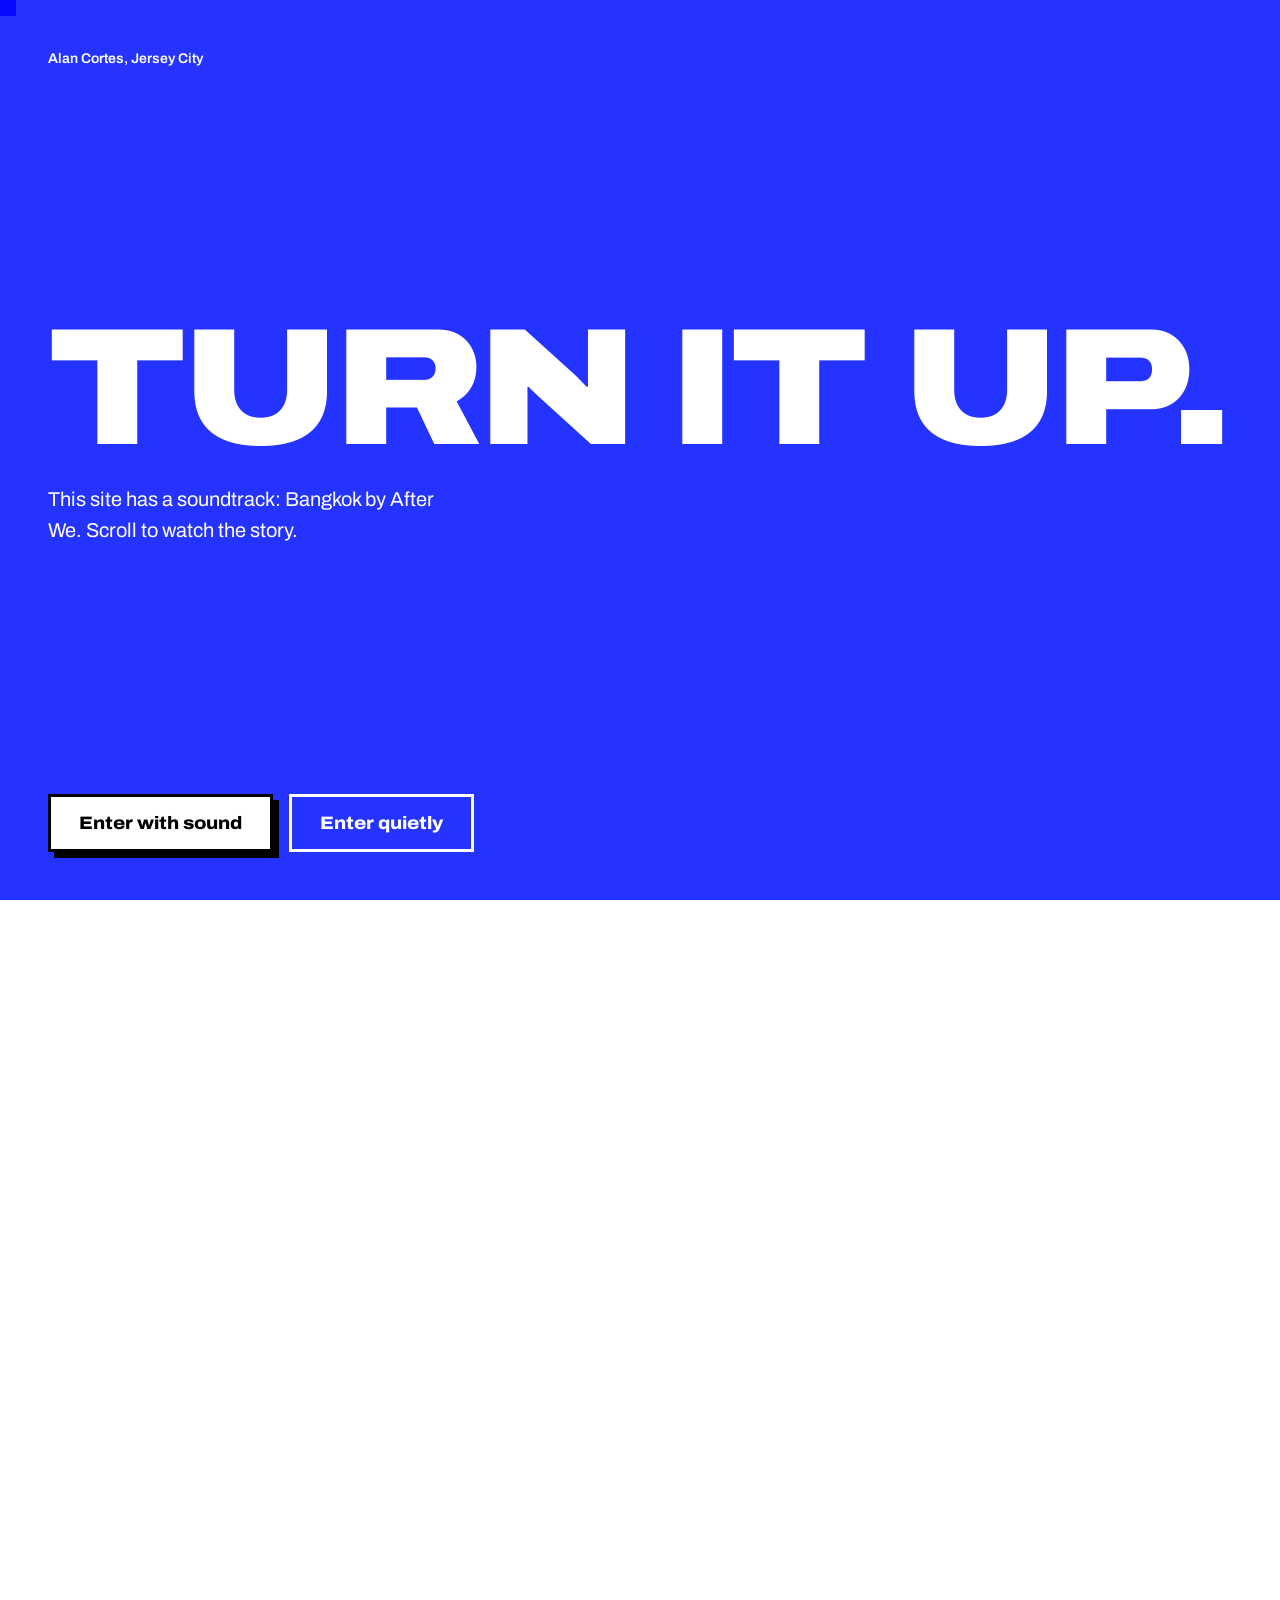
<file: index.html>
<!doctype html>
<html lang="en">
<head>
<meta charset="utf-8">
<meta name="viewport" content="width=device-width, initial-scale=1">
<title>Alan Cortes — Work, people and play</title>
<meta name="description" content="Alan Cortes. Jersey City. Building things, bringing people together, finding the next good game.">
<link rel="preconnect" href="https://fonts.googleapis.com">
<link rel="preconnect" href="https://fonts.gstatic.com" crossorigin>
<link href="https://fonts.googleapis.com/css2?family=Archivo:wdth,wght@62..125,100..900&display=swap" rel="stylesheet">
<link rel="stylesheet" href="site.css">
<style>
.gate{position:fixed;inset:0;z-index:90;background:var(--blue);color:#fff;display:flex;flex-direction:column;justify-content:space-between;padding:clamp(20px,4vw,48px);transition:transform .8s cubic-bezier(.7,0,.2,1)}
.gate.out{transform:translateY(-100%)}
.gate h2{font-size:clamp(48px,13vw,200px);line-height:.85}
.gate .row{display:flex;gap:16px;flex-wrap:wrap}
.story{height:800vh;position:relative}
.stage{position:sticky;top:0;height:100svh;overflow:hidden;background:#fff}
.sc{position:absolute;inset:0;opacity:0;pointer-events:none;display:flex;flex-direction:column;justify-content:flex-end;padding:clamp(20px,4vw,48px)}
.bg{position:absolute;inset:0;background:var(--blue) var(--img) center/cover;background-blend-mode:luminosity}
.sc>*{position:relative}
.sc.white{color:#fff}
.big{font-size:clamp(48px,12vw,190px);font-weight:900;font-stretch:118%;line-height:.88;letter-spacing:-.04em;text-transform:uppercase}
.fade{opacity:0;transition:opacity .4s}
.fade.on{opacity:1}
.ball{position:absolute!important;width:clamp(48px,7vw,96px);aspect-ratio:1;border-radius:50%;background:#fff;border:var(--b);box-shadow:inset -8px -8px 0 rgba(36,51,255,.35)}
.plane{position:absolute!important;font-size:clamp(60px,10vw,140px);line-height:1;color:#fff}
.city{position:absolute!important;font-weight:900;font-size:clamp(18px,2.4vw,34px);background:#fff;color:#000;border:var(--b);padding:4px 12px}
.lap{position:absolute!important;left:50%;top:44%;width:min(70vw,640px);aspect-ratio:16/11;transform:translate(-50%,-50%)}
.lid{position:absolute;left:6%;right:6%;top:0;bottom:12px;background:#000;border:var(--b);transform-origin:50% 100%;display:grid;place-items:center;color:var(--blue);font:900 clamp(20px,4vw,44px) Archivo;font-stretch:125%}
.base{position:absolute;left:0;right:0;bottom:0;height:14px;background:#fff;border:var(--b)}
.links{display:flex;flex-direction:column;justify-content:center;height:100%}
.links a{font-size:clamp(44px,10vw,150px);font-weight:900;font-stretch:118%;line-height:1;letter-spacing:-.04em;text-transform:uppercase;text-decoration:none;border-bottom:var(--b);padding:6px 0;transition:padding .2s,background .2s,color .2s}
.links a:hover{background:var(--blue);color:#fff;padding-left:24px}
.hint{position:fixed;left:50%;bottom:18px;transform:translateX(-50%);z-index:40;font-weight:800;font-size:14px;mix-blend-mode:difference;color:#fff;transition:opacity .3s}
</style>
</head>
<body>
<div class="gate" id="gate" role="dialog" aria-label="Enter site">
  <small>Alan Cortes, Jersey City</small>
  <div><h2>Turn it up.</h2><p style="margin-top:24px;max-width:36ch;font-size:20px">This site has a soundtrack: Bangkok by After We. Scroll to watch the story.</p></div>
  <div class="row"><button class="btn" id="enter">Enter with sound</button><button class="btn ghost" id="mute">Enter quietly</button></div>
</div>

<header class="top"><a href="index.html">AC</a><nav><a href="route.html">Route</a><a href="play.html">Volleyball</a><a href="frames.html">Frames</a><a href="mailto:acortes2545@gmail.com">Email</a></nav></header>

<main class="story" id="story">
 <div class="stage">
  <div class="sc" id="s0"><h1 class="big" id="nm" aria-label="Alan Cortes" style="font-size:clamp(64px,19.5vw,330px)">Alan<br>Cortes</h1>
    <p class="lede fade" id="t0" style="margin-top:24px;max-width:30ch">Hi, I'm Alan. I build things and bring people together in Jersey City.</p></div>

  <div class="sc white" id="s1"><div class="bg" style="--img:url(https://images.unsplash.com/photo-1612872087720-bb876e2e67d1?auto=format&fit=crop&w=1800&q=80)"></div>
    <div class="ball" id="vb"></div>
    <p class="big fade" id="t1a">Serve.</p><p class="lede fade" id="t1b" style="margin-top:16px;max-width:28ch">Good games. Good people. Room for everyone.</p></div>

  <div class="sc white" id="s2"><div class="bg" style="--img:url(https://images.unsplash.com/photo-1519608487953-e999c86e7455?auto=format&fit=crop&w=1800&q=80)"></div>
    <div class="plane" id="pl" aria-hidden="true">✈</div>
    <span class="city fade" id="c0" style="left:6%;top:70%">Jersey City</span><span class="city fade" id="c1" style="left:44%;top:30%">Daegu</span><span class="city fade" id="c2" style="right:6%;top:62%">Tokyo</span>
    <p class="big fade" id="t2">Then, somewhere new.</p></div>

  <div class="sc" id="s3">
    <div class="lap"><div class="lid" id="lid">ALAN.EXE</div><div class="base"></div></div>
    <p class="big fade" id="t3" style="font-size:clamp(40px,9vw,140px)">Laptop closed.</p></div>

  <div class="sc" id="s4"><div class="links"><a href="route.html">The route</a><a href="play.html">Volleyball</a><a href="frames.html">Frames</a><a href="mailto:acortes2545@gmail.com">Say hello</a></div></div>
 </div>
</main>
<div class="hint" id="hint">Scroll ↓</div>

<script src="site.js"></script>
<script>
const gate=$("#gate");
$("#enter").onclick=()=>{gate.classList.add("out");window.startSound()};
$("#mute").onclick=()=>gate.classList.add("out");

const N=5,sc=$$(".sc"),story=$("#story"),cl=(v,a=0,b=1)=>Math.min(b,Math.max(a,v));
const on=(id,c)=>$(id).classList.toggle("on",c);
function frame(){
  const p=cl(scrollY/(story.offsetHeight-innerHeight)),s=p*N;
  $("#hint").style.opacity=p<.03?1:0;
  sc.forEach((el,k)=>{
    const v=cl(1-(Math.abs(s-k-.5)-.36)/.14);
    el.style.opacity=v;el.style.pointerEvents=v>.6?"auto":"none";
  });
  const t=k=>cl(s-k);
  // 0 intro: letters narrow as you scroll
  $("#nm").style.fontVariationSettings=`"wdth" ${125-63*cl(t(0)*1.4)}`;on("#t0",t(0)>.15);
  // 1 volleyball serve: ball arcs across the court
  const b=t(1),vb=$("#vb");
  vb.style.left=(6+b*84)+"%";vb.style.top=(78-Math.sin(Math.PI*b)*55-b*20)+"%";
  vb.style.transform=`rotate(${b*720}deg) scale(${1-b*.35})`;
  on("#t1a",b>.35);on("#t1b",b>.65);
  // 2 airplane over three cities
  const a=t(2),pl=$("#pl");
  pl.style.left=(-12+a*118)+"%";pl.style.top=(66-a*36-Math.sin(Math.PI*a)*8)+"%";pl.style.transform=`rotate(${-18+a*10}deg)`;
  on("#c0",a>.05);on("#c1",a>.4);on("#c2",a>.72);on("#t2",a>.55);
  // 3 laptop closes
  const l=t(3);$("#lid").style.transform=`scaleY(${1-.93*cl((l-.25)/.45)})`;
  $("#lid").style.opacity=1-.3*cl((l-.6)/.3);on("#t3",l>.7);
}
addEventListener("scroll",frame,{passive:true});addEventListener("resize",frame);frame();
</script>
</body>
</html>
</file>
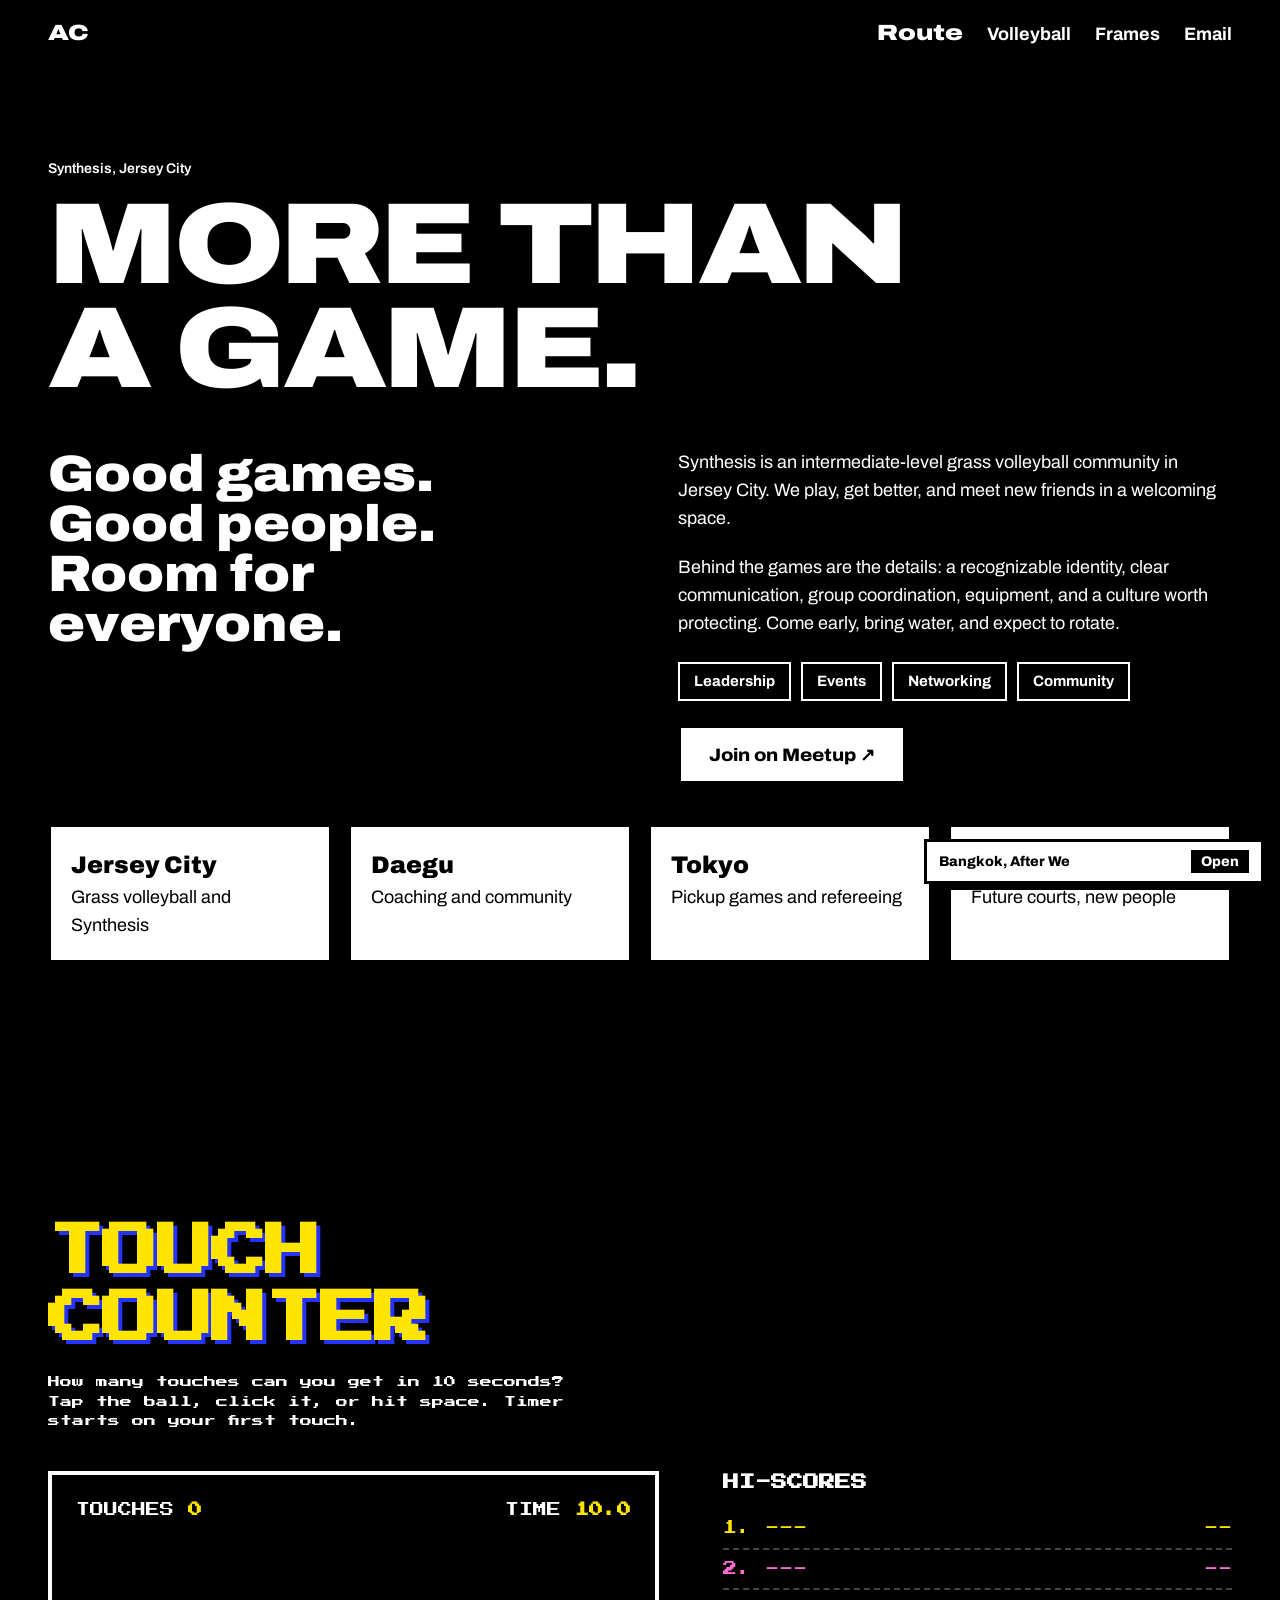
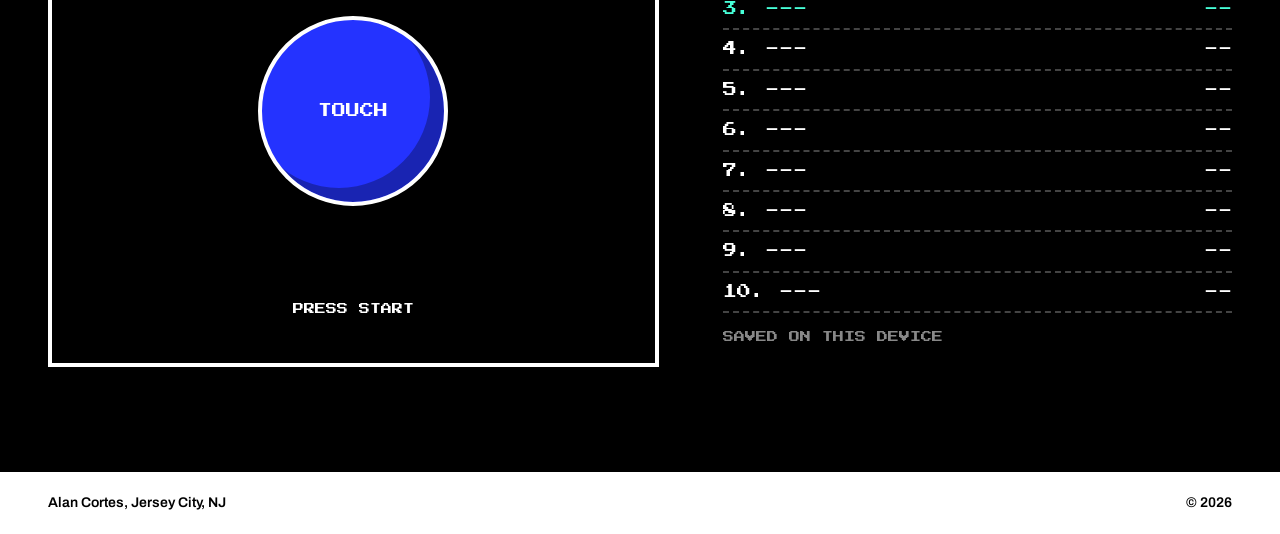
<file: play.html>
<!doctype html>
<html lang="en">
<head>
<meta charset="utf-8">
<meta name="viewport" content="width=device-width, initial-scale=1">
<title>Volleyball — Alan Cortes</title>
<link rel="preconnect" href="https://fonts.googleapis.com">
<link rel="preconnect" href="https://fonts.gstatic.com" crossorigin>
<link href="https://fonts.googleapis.com/css2?family=Archivo:wdth,wght@62..125,100..900&family=Press+Start+2P&display=swap" rel="stylesheet">
<link rel="stylesheet" href="site.css">
<style>
.dark{background:#000;color:#fff}
.dark .lede{font-size:clamp(28px,4vw,56px);font-weight:900;line-height:.98;font-stretch:110%}
.arc{background:#000;color:#fff;font-family:"Press Start 2P",monospace;line-height:1.6}
.arc h2{font-family:"Press Start 2P",monospace;font-stretch:100%;font-size:clamp(24px,5vw,56px);line-height:1.2;color:#ffe500;text-shadow:4px 4px 0 var(--blue)}
.cab{display:grid;grid-template-columns:1.2fr 1fr;gap:clamp(24px,5vw,64px);margin-top:40px}
@media(max-width:800px){.cab{grid-template-columns:1fr}}
.screen{border:4px solid #fff;padding:24px;text-align:center;min-height:420px;display:flex;flex-direction:column;justify-content:space-between;align-items:center}
.hud{display:flex;justify-content:space-between;width:100%;font-size:14px}
.hud b{color:#ffe500}
#tb{width:clamp(130px,22vw,190px);aspect-ratio:1;border-radius:50%;border:4px solid #fff;background:var(--blue);color:#fff;font:14px "Press Start 2P";box-shadow:inset -14px -14px 0 rgba(0,0,0,.3)}
#tb:active{transform:scale(.94)}
.msg{font-size:11px;min-height:3.4em}
.slots{display:flex;gap:12px;justify-content:center}
.slots button{font:32px "Press Start 2P";width:64px;height:80px;background:#000;color:#ffe500;border:4px solid #fff}
.slots button.a{border-color:#ffe500;animation:bl .8s steps(2) infinite}
@keyframes bl{50%{border-color:#fff}}
.lb ol{list-style:none;padding:0;font-size:14px}
.lb li{display:flex;justify-content:space-between;border-bottom:2px dashed #444;padding:8px 0}
.lb li:nth-child(1){color:#ffe500}
.lb li:nth-child(2){color:#ff6bd6}
.lb li:nth-child(3){color:#47ffd8}
.lb h3{font-size:16px;margin-bottom:16px;color:#fff;line-height:1.4;font-family:inherit;letter-spacing:0}
.hide{display:none!important}
.places{display:grid;grid-template-columns:repeat(4,1fr);gap:16px;margin-top:40px}
.places div{border:var(--b);box-shadow:var(--sh);padding:20px;transition:transform .2s,background .2s,color .2s}
.places div:hover{transform:translate(-4px,-4px);background:var(--blue);color:#fff}
.places b{display:block;font-size:24px;font-weight:900}
@media(max-width:800px){.places{grid-template-columns:1fr 1fr}}
</style>
</head>
<body>
<header class="top"><a href="index.html">AC</a><nav><a href="route.html">Route</a><a href="play.html">Volleyball</a><a href="frames.html">Frames</a><a href="mailto:acortes2545@gmail.com">Email</a></nav></header>

<section class="dark">
  <small>Synthesis, Jersey City</small>
  <h1 style="margin-top:12px">More than<br>a game.</h1>
  <div class="two">
    <p class="lede">Good games. Good people. Room for everyone.</p>
    <div>
      <p>Synthesis is an intermediate-level grass volleyball community in Jersey City. We play, get better, and meet new friends in a welcoming space.</p>
      <p>Behind the games are the details: a recognizable identity, clear communication, group coordination, equipment, and a culture worth protecting. Come early, bring water, and expect to rotate.</p>
      <div class="tags"><span>Leadership</span><span>Events</span><span>Networking</span><span>Community</span></div>
      <a class="btn" href="https://www.meetup.com/ny-nj-grass-volleyball/" target="_blank" rel="noreferrer">Join on Meetup ↗</a>
    </div>
  </div>
  <div class="places" style="color:#000"><div style="background:#fff"><b>Jersey City</b>Grass volleyball and Synthesis</div><div style="background:#fff"><b>Daegu</b>Coaching and community</div><div style="background:#fff"><b>Tokyo</b>Pickup games and refereeing</div><div style="background:#fff"><b>Next?</b>Future courts, new people</div></div>
</section>

<section class="arc" id="game">
  <h2>Touch<br>counter</h2>
  <p style="font-size:12px;margin-top:20px;max-width:46ch">How many touches can you get in 10 seconds? Tap the ball, click it, or hit space. Timer starts on your first touch.</p>
  <div class="cab">
    <div class="screen">
      <div class="hud"><span>TOUCHES <b id="sc">0</b></span><span>TIME <b id="tm">10.0</b></span></div>
      <button id="tb" aria-label="Touch the ball">TOUCH</button>
      <div class="msg" id="msg">PRESS START</div>
      <div id="entry" class="hide"><div class="slots" id="slots"></div><p class="msg" style="margin:16px 0">↑ ↓ CHANGE, ← → MOVE, ENTER SAVES</p><button class="btn blue" id="ok" style="font-family:inherit;font-size:12px">SAVE SCORE</button></div>
    </div>
    <div class="lb"><h3>HI-SCORES</h3><ol id="board"></ol><p class="msg" style="margin-top:16px;color:#888">SAVED ON THIS DEVICE</p></div>
  </div>
</section>
<div class="foot"><span>Alan Cortes, Jersey City, NJ</span><span>© 2026</span></div>

<script src="site.js"></script>
<script>
let n=0,t0=0,mode="idle",tmr,L=[0,0,0],pos=0;
const KEY="touchesBoard",A="ABCDEFGHIJKLMNOPQRSTUVWXYZ",tb=$("#tb");
const load=()=>{try{return JSON.parse(localStorage[KEY]||"[]")}catch(e){return[]}};
function board(){
  const b=load();$("#board").innerHTML=Array.from({length:10},(_,i)=>`<li><span>${i+1}. ${b[i]?b[i].n:"---"}</span><span>${b[i]?b[i].s:"--"}</span></li>`).join("");
}
function touch(){
  if(mode==="entry")return;
  if(mode==="over")mode="idle";
  if(mode==="idle"){mode="run";n=0;t0=performance.now();$("#msg").textContent="GO GO GO";tmr=setInterval(clock,50)}
  n++;$("#sc").textContent=n;
  if(!reduce)tb.animate([{transform:"translateY(0)"},{transform:"translateY(-46px) scale(.95,1.05)"},{transform:"translateY(0)"}],{duration:160});
}
function clock(){
  const r=Math.max(0,10-(performance.now()-t0)/1000);$("#tm").textContent=r.toFixed(1);
  if(r<=0){clearInterval(tmr);end()}
}
function end(){
  const b=load();mode="over";
  if(n>0&&(b.length<10||n>b[b.length-1].s)){mode="entry";L=[0,0,0];pos=0;draw();$("#entry").classList.remove("hide");$("#msg").textContent=`${n} TOUCHES! NEW HI-SCORE`;$("#ok").focus()}
  else $("#msg").textContent=`${n} TOUCHES. TOUCH TO RETRY`;
}
function draw(){$("#slots").innerHTML=L.map((v,i)=>`<button class="${i===pos?"a":""}" data-i="${i}" aria-label="Letter ${i+1}">${A[v]}</button>`).join("");
  $$("#slots button").forEach(x=>x.onclick=()=>{pos=+x.dataset.i;L[pos]=(L[pos]+1)%26;draw()})}
function save(){
  const b=load();b.push({n:L.map(v=>A[v]).join(""),s:n});b.sort((x,y)=>y.s-x.s);localStorage[KEY]=JSON.stringify(b.slice(0,10));
  $("#entry").classList.add("hide");mode="over";$("#msg").textContent="SAVED. TOUCH TO RETRY";board();
}
tb.onclick=touch;$("#ok").onclick=save;
addEventListener("keydown",e=>{
  if(mode==="entry"){
    if(e.key==="ArrowUp"){L[pos]=(L[pos]+1)%26}else if(e.key==="ArrowDown"){L[pos]=(L[pos]+25)%26}
    else if(e.key==="ArrowLeft"){pos=(pos+2)%3}else if(e.key==="ArrowRight"){pos=(pos+1)%3}
    else if(e.key==="Enter"){save();return}else if(/^[a-z]$/i.test(e.key)){L[pos]=A.indexOf(e.key.toUpperCase());pos=Math.min(2,pos+1)}else return;
    e.preventDefault();draw();
  }else if(e.key===" "&&!e.target.closest("a,#ok")){e.preventDefault();touch()}
});
board();
</script>
</body>
</html>
</file>
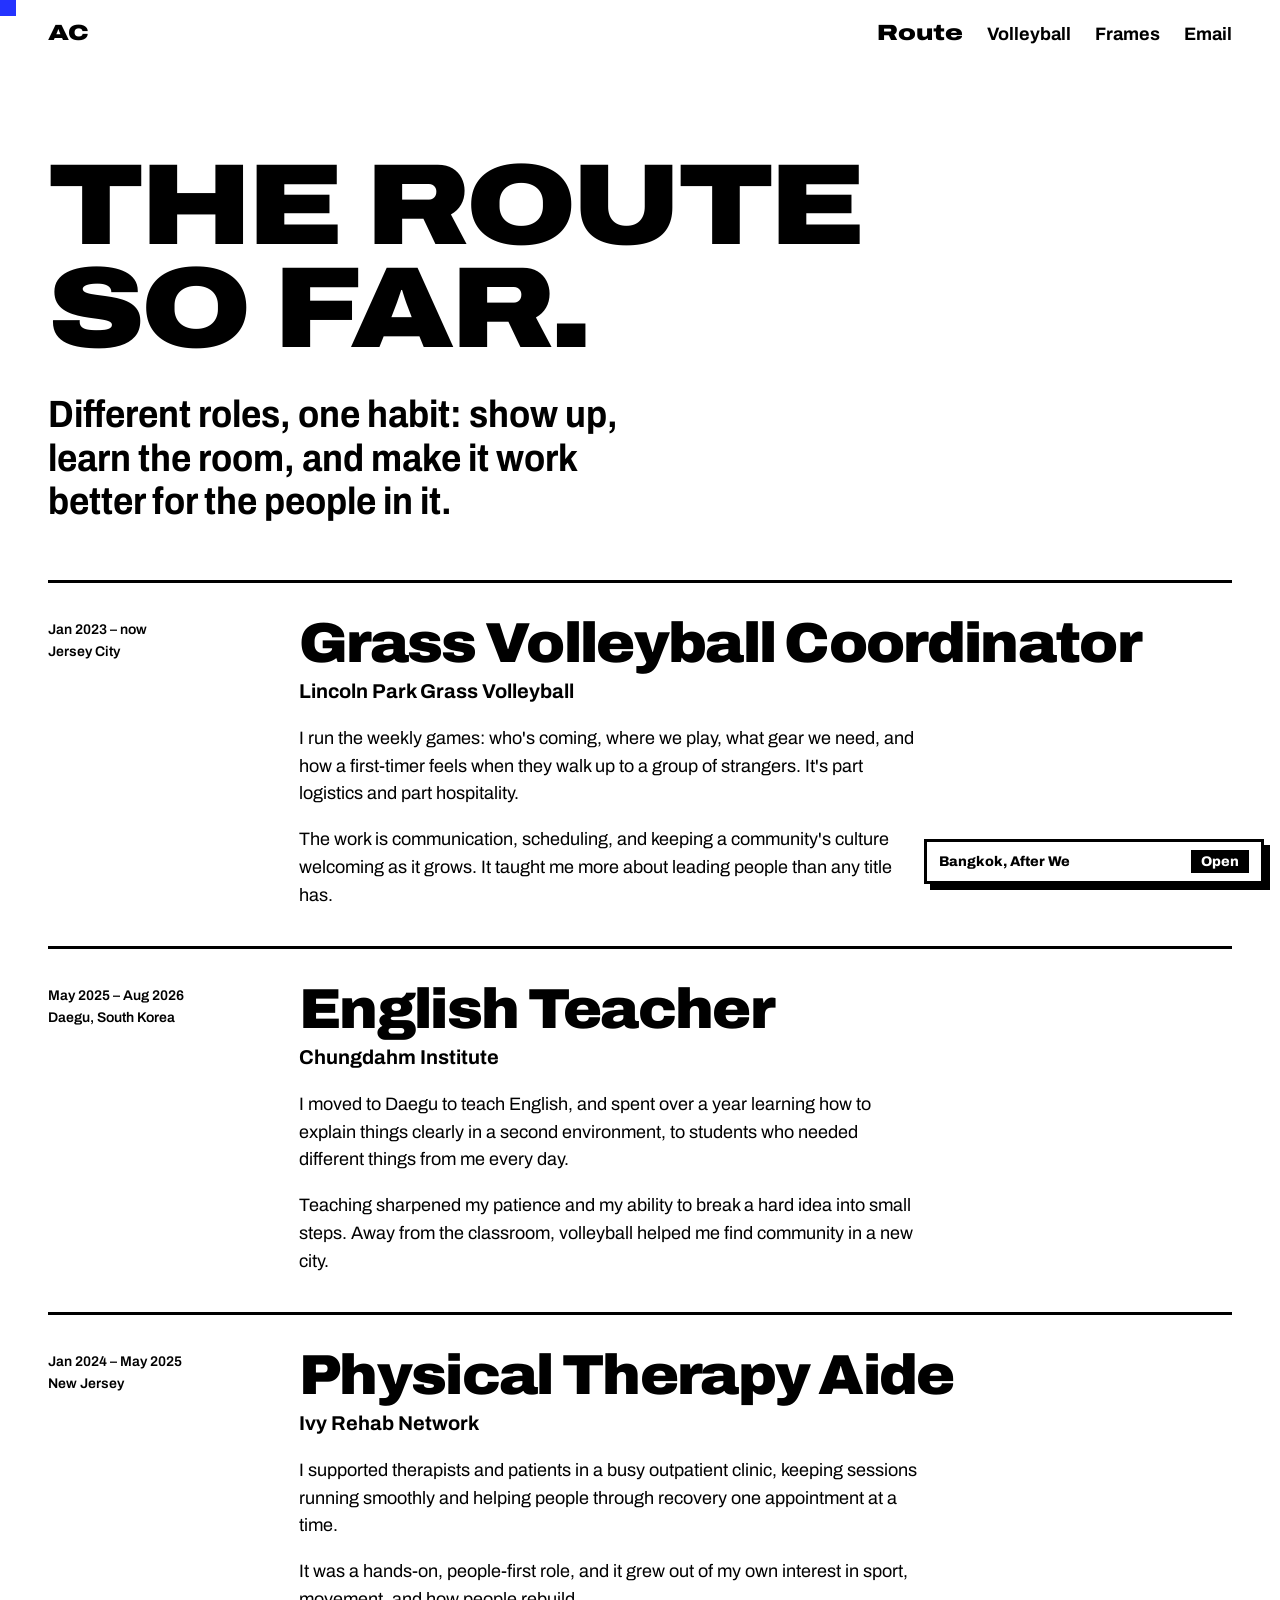
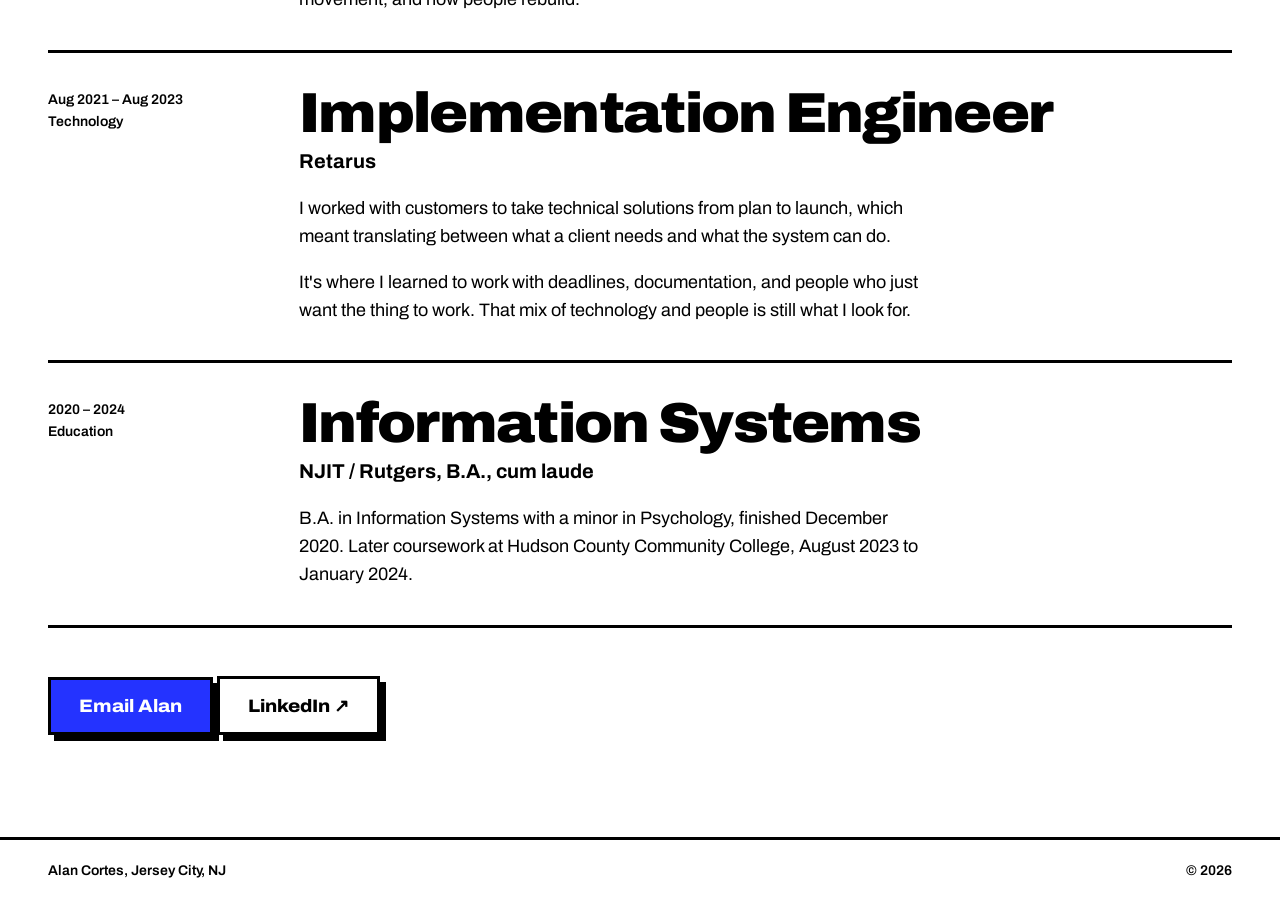
<file: route.html>
<!doctype html>
<html lang="en">
<head>
<meta charset="utf-8">
<meta name="viewport" content="width=device-width, initial-scale=1">
<title>The route so far — Alan Cortes</title>
<link rel="preconnect" href="https://fonts.googleapis.com">
<link rel="preconnect" href="https://fonts.gstatic.com" crossorigin>
<link href="https://fonts.googleapis.com/css2?family=Archivo:wdth,wght@62..125,100..900&display=swap" rel="stylesheet">
<link rel="stylesheet" href="site.css">
<style>
.job{display:grid;grid-template-columns:200px 1fr;gap:clamp(20px,4vw,64px);border-top:var(--b);padding:36px 0;transition:background .2s,color .2s,padding .2s}
.job:last-of-type{border-bottom:var(--b)}
.job:hover{background:var(--blue);color:#fff;padding-inline:16px}
.job h3{font-size:clamp(28px,4.4vw,64px);font-stretch:105%;margin-bottom:6px}
.job p{max-width:62ch;margin-top:1em}
.job .org{font-weight:700;font-size:20px}
@media(max-width:700px){.job{grid-template-columns:1fr}}
</style>
</head>
<body>
<header class="top"><a href="index.html">AC</a><nav><a href="route.html">Route</a><a href="play.html">Volleyball</a><a href="frames.html">Frames</a><a href="mailto:acortes2545@gmail.com">Email</a></nav></header>
<div class="pg">
  <h1>The route<br>so far.</h1>
  <p class="lede" style="max-width:30ch;margin:32px 0 56px">Different roles, one habit: show up, learn the room, and make it work better for the people in it.</p>

  <div class="job"><small>Jan 2023 – now<br>Jersey City</small><div><h3>Grass Volleyball Coordinator</h3><span class="org">Lincoln Park Grass Volleyball</span>
    <p>I run the weekly games: who's coming, where we play, what gear we need, and how a first-timer feels when they walk up to a group of strangers. It's part logistics and part hospitality.</p>
    <p>The work is communication, scheduling, and keeping a community's culture welcoming as it grows. It taught me more about leading people than any title has.</p></div></div>

  <div class="job"><small>May 2025 – Aug 2026<br>Daegu, South Korea</small><div><h3>English Teacher</h3><span class="org">Chungdahm Institute</span>
    <p>I moved to Daegu to teach English, and spent over a year learning how to explain things clearly in a second environment, to students who needed different things from me every day.</p>
    <p>Teaching sharpened my patience and my ability to break a hard idea into small steps. Away from the classroom, volleyball helped me find community in a new city.</p></div></div>

  <div class="job"><small>Jan 2024 – May 2025<br>New Jersey</small><div><h3>Physical Therapy Aide</h3><span class="org">Ivy Rehab Network</span>
    <p>I supported therapists and patients in a busy outpatient clinic, keeping sessions running smoothly and helping people through recovery one appointment at a time.</p>
    <p>It was a hands-on, people-first role, and it grew out of my own interest in sport, movement, and how people rebuild.</p></div></div>

  <div class="job"><small>Aug 2021 – Aug 2023<br>Technology</small><div><h3>Implementation Engineer</h3><span class="org">Retarus</span>
    <p>I worked with customers to take technical solutions from plan to launch, which meant translating between what a client needs and what the system can do.</p>
    <p>It's where I learned to work with deadlines, documentation, and people who just want the thing to work. That mix of technology and people is still what I look for.</p></div></div>

  <div class="job"><small>2020 – 2024<br>Education</small><div><h3>Information Systems</h3><span class="org">NJIT / Rutgers, B.A., cum laude</span>
    <p>B.A. in Information Systems with a minor in Psychology, finished December 2020. Later coursework at Hudson County Community College, August 2023 to January 2024.</p></div></div>

  <p style="margin-top:48px"><a class="btn blue" href="mailto:acortes2545@gmail.com">Email Alan</a> <a class="btn" href="https://www.linkedin.com/in/alan-c-045247103/" target="_blank" rel="noreferrer">LinkedIn ↗</a></p>
</div>
<div class="foot"><span>Alan Cortes, Jersey City, NJ</span><span>© 2026</span></div>
<script src="site.js"></script>
</body>
</html>
</file>
<file: site.css>
:root{--bg:#fff;--ink:#000;--blue:#2433ff;--grey:#ececec;--b:3px solid var(--ink);--sh:6px 6px 0 var(--ink)}
*{box-sizing:border-box;margin:0}
html{scroll-behavior:smooth}
body{font:400 18px/1.55 Archivo,Helvetica,Arial,sans-serif;background:var(--bg);color:var(--ink);overflow-x:hidden}
a{color:inherit}
:focus-visible{outline:3px solid var(--blue);outline-offset:3px}
@media(pointer:fine){body,a,button,summary{cursor:none}}
.cur{position:fixed;z-index:99;left:0;top:0;width:16px;height:16px;background:var(--blue);mix-blend-mode:multiply;pointer-events:none;transition:width .2s,height .2s,margin .2s}
.cur.big{width:56px;height:56px;margin:-20px 0 0 -20px}
@media(pointer:coarse){.cur{display:none}}
header.top{position:fixed;top:0;left:0;right:0;z-index:50;display:flex;justify-content:space-between;align-items:center;padding:16px clamp(20px,4vw,48px);mix-blend-mode:difference;color:#fff}
header.top a{text-decoration:none;font-weight:700;margin-left:24px}
header.top a:first-child{margin:0;font-weight:900;font-stretch:125%;font-size:22px}
header.top nav a:hover{text-decoration:underline;text-underline-offset:6px;text-decoration-thickness:3px}
@media(max-width:700px){header.top nav a{margin-left:14px;font-size:15px}}
section,.pg{padding:clamp(100px,12vw,160px) clamp(20px,4vw,48px) clamp(60px,8vw,120px)}
h1,h2,h3{font-weight:900;line-height:.9;letter-spacing:-.03em}
h1,h2{font-size:clamp(44px,9vw,140px);font-stretch:118%;text-transform:uppercase}
small{font-size:14px;font-weight:600}
.btn{font:800 18px Archivo;font-stretch:110%;background:#fff;color:#000;border:var(--b);box-shadow:var(--sh);padding:16px 28px;text-decoration:none;display:inline-block;transition:transform .15s,box-shadow .15s}
.btn:hover{transform:translate(6px,6px);box-shadow:0 0 0 #000}
.btn.ghost{background:transparent;color:inherit;border-color:currentColor;box-shadow:none}
.btn.blue{background:var(--blue);color:#fff}
.lede{font-size:clamp(24px,3vw,38px);line-height:1.15;font-weight:700;font-stretch:90%}
.two{display:grid;grid-template-columns:1fr 1fr;gap:clamp(24px,6vw,96px);margin-top:48px}
.two p{max-width:54ch;margin-bottom:1.2em}
@media(max-width:800px){.two{grid-template-columns:1fr}}
.tags{display:flex;flex-wrap:wrap;gap:10px;margin:24px 0}
.tags span{border:2px solid currentColor;padding:6px 14px;font-weight:700;font-size:15px}
.dock{position:fixed;right:16px;bottom:16px;z-index:60;width:min(340px,calc(100vw - 32px));background:var(--bg);border:var(--b);box-shadow:var(--sh)}
.dock .hd{display:flex;justify-content:space-between;align-items:center;padding:8px 12px;border-bottom:var(--b);font-weight:800;font-size:14px;gap:8px}
.dock button{font:800 14px Archivo;background:#000;color:#fff;border:0;padding:4px 10px}
.dock .body{height:80px}
.dock.min .body{display:none}
.dock.min .hd{border-bottom:0}
.foot{border-top:var(--b);padding:20px clamp(20px,4vw,48px);display:flex;justify-content:space-between;flex-wrap:wrap;gap:12px;font-weight:600;font-size:14px}
@media(prefers-reduced-motion:reduce){*{animation:none!important;transition:none!important}html{scroll-behavior:auto}}
</file>
